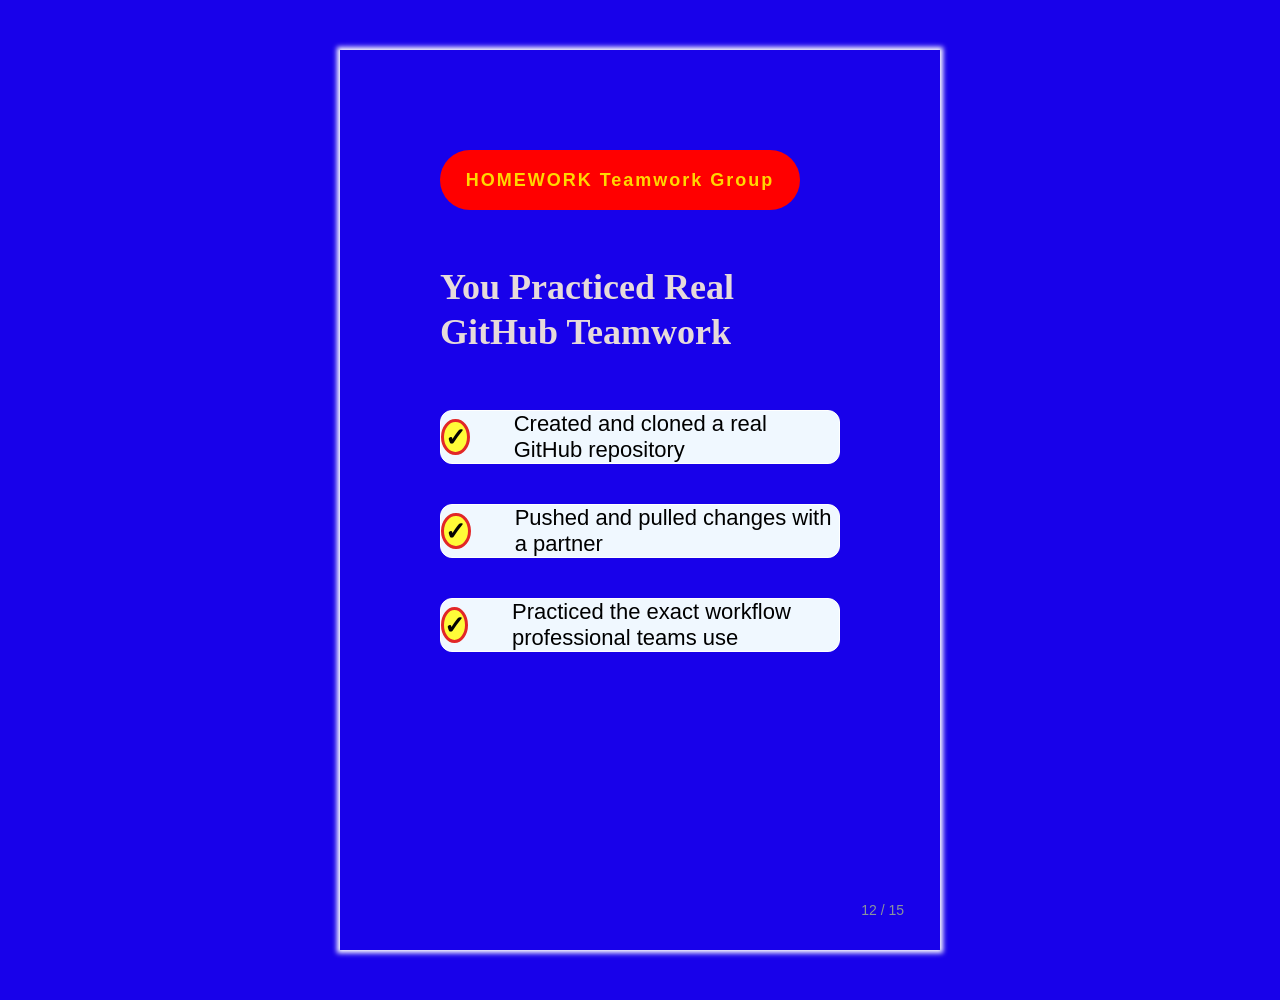
<file: index.html>
<!DOCTYPE html>
<html lang="en">
<head>
    <meta charset="UTF-8">
    <meta name="viewport" content="width=device-width, initial-scale=1.0">
    <title>GitHub Teamwork</title>

    <link rel="stylesheet" href="style.css">
</head>
<body>

    <main class="container">

        <!-- Homework Label -->
        <div class="label">
            HOMEWORK
            Teamwork
            Group
        </div>

        <!-- Main Title -->
        <h1>
            You Practiced Real<br>
            GitHub Teamwork
        </h1>

        <!-- Checklist -->
        <div class="checklist">

            <div class="item">
                <div class="check-icon">✓</div>
                <p>Created and cloned a real GitHub repository</p>
            </div>

            <div class="item">
                <div class="check-icon">✓</div>
                <p>Pushed and pulled changes with a partner</p>
            </div>

            <div class="item">
                <div class="check-icon">✓</div>
                <p>Practiced the exact workflow professional teams use</p>
            </div>

        </div>

        <!-- Next Topic -->
        <!-- <section class="next-topic">

            <span>NEXT TOPIC</span>

            <h2>
                Git Branching and Team work Workflow
            </h2>

        </section> -->

        <!-- Page Number -->
        <div class="page-number">
            12 / 15
        </div>
       
    </main>

</body>
</html>
</file>
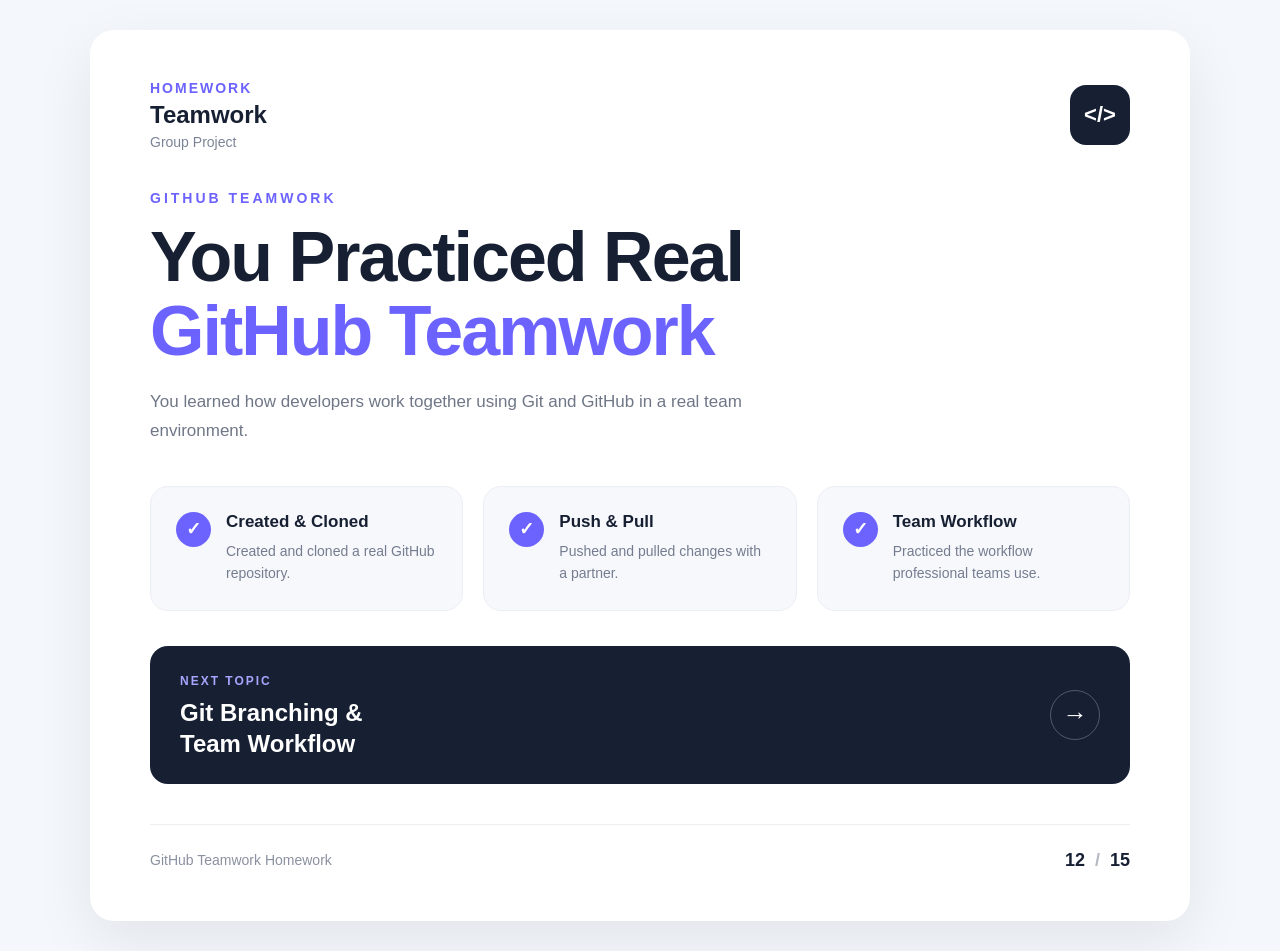
<file: about us/index.html>
<!DOCTYPE html>
<html lang="en">
<head>
    <meta charset="UTF-8">
    <meta name="viewport" content="width=device-width, initial-scale=1.0">

    <title>GitHub Teamwork</title>

    <link rel="stylesheet" href="style.css">
</head>

<body>

    <main class="container">

        <!-- Header -->
        <header class="header">
            <div class="homework">
                <span>HOMEWORK</span>
                <strong>Teamwork</strong>
                <small>Group Project</small>
            </div>

            <div class="github-icon">
                &lt;/&gt;
            </div>
        </header>


        <!-- Main Content -->
        <section class="content">

            <p class="subtitle">GITHUB TEAMWORK</p>

            <h1>
                You Practiced Real
                <br>
                <span>GitHub Teamwork</span>
            </h1>

            <p class="description">
                You learned how developers work together using Git
                and GitHub in a real team environment.
            </p>


            <!-- Checklist -->
            <div class="checklist">

                <div class="item">
                    <div class="check-icon">✓</div>

                    <div>
                        <h3>Created & Cloned</h3>
                        <p>
                            Created and cloned a real GitHub repository.
                        </p>
                    </div>
                </div>


                <div class="item">
                    <div class="check-icon">✓</div>

                    <div>
                        <h3>Push & Pull</h3>
                        <p>
                            Pushed and pulled changes with a partner.
                        </p>
                    </div>
                </div>


                <div class="item">
                    <div class="check-icon">✓</div>

                    <div>
                        <h3>Team Workflow</h3>
                        <p>
                            Practiced the workflow professional teams use.
                        </p>
                    </div>
                </div>

            </div>


            <!-- Next Topic -->
            <section class="next-topic">
                <span>NEXT TOPIC</span>

                <h2>
                    Git Branching &<br>
                    Team Workflow
                </h2>

                <div class="arrow">→</div>
            </section>

        </section>


        <!-- Footer -->
        <footer>
            <p>GitHub Teamwork Homework</p>

            <div class="page-number">
                12 <span>/</span> 15
            </div>
        </footer>

    </main>

</body>
</html>
</file>
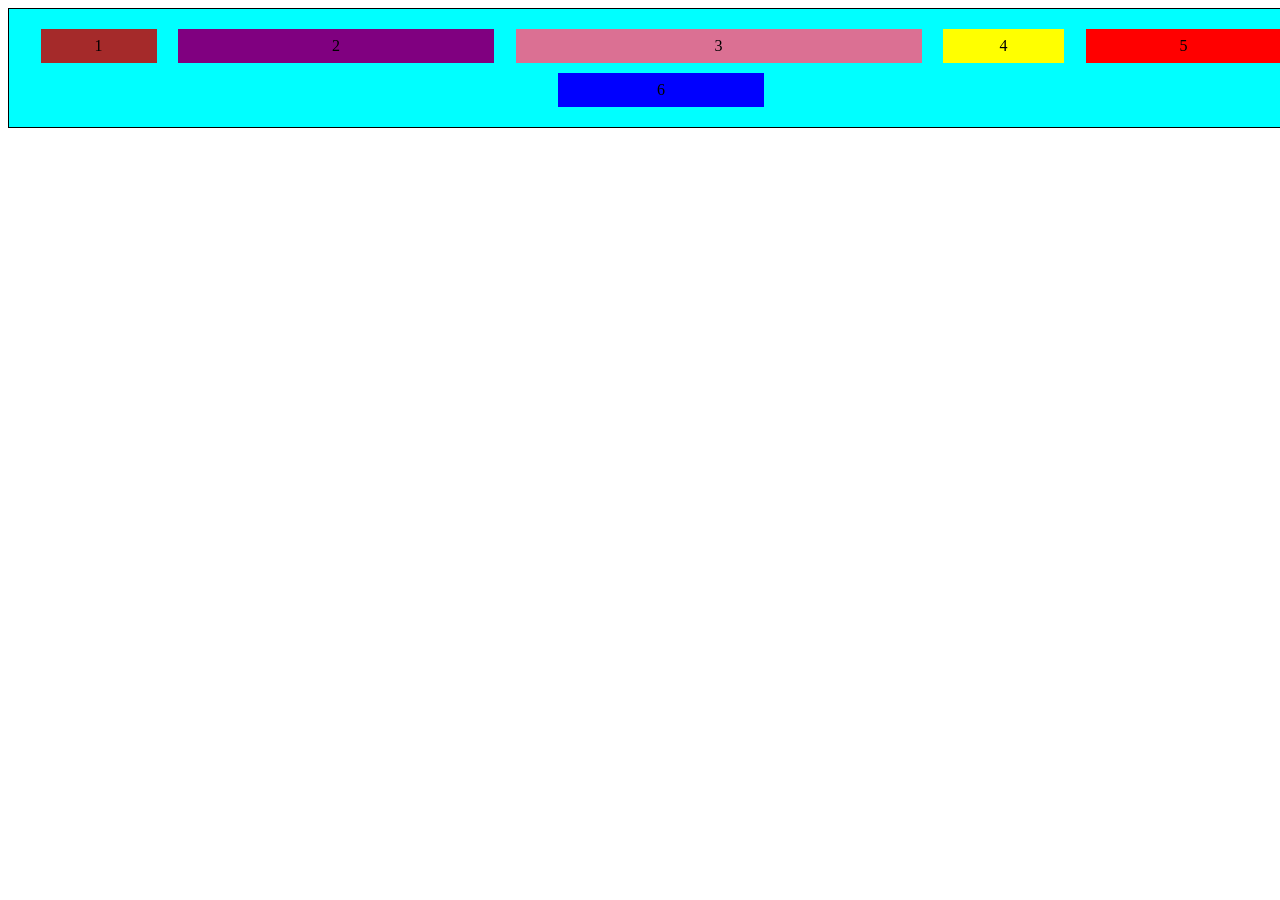
<file: about/index.html>
<!DOCTYPE html>
<html lang="en">
<head>
    <meta charset="UTF-8">
    <meta name="viewport" content="width=, initial-scale=1.0">
    <title>Flexbox</title>
    <link rel="stylesheet" href="css.css">
</head>
<body>
    <div class="container">
        <div class="column">1</div>
        <div  class="perple">2</div>
        <div class="pink">3</div>
        <div class="yellow">4</div>
        <div class="red">5</div>
        <div class="blue">6</div>
        
    </div>
</body>
</html>
</file>
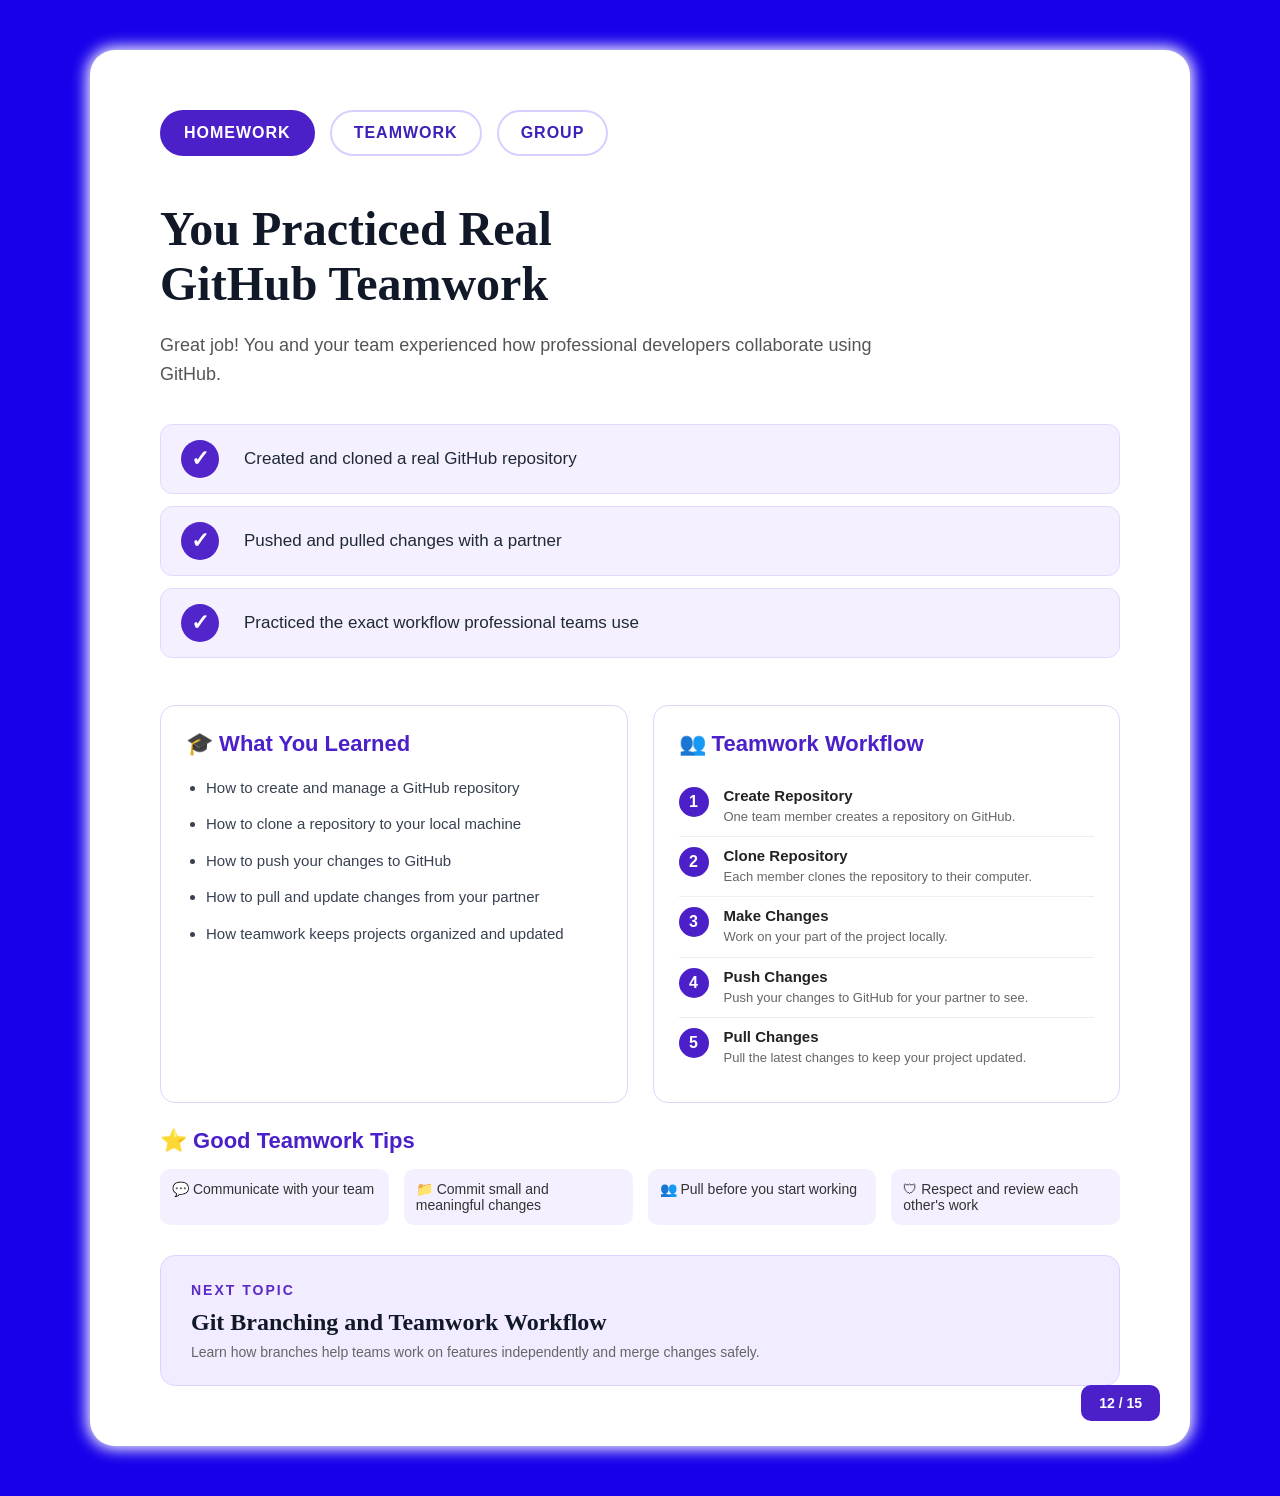
<file: Contact/index.html>
<!DOCTYPE html>
<html lang="en">
<head>
    <meta charset="UTF-8">
    <meta name="viewport" content="width=device-width, initial-scale=1.0">
    <title>GitHub Teamwork - Content</title>
    <link rel="stylesheet" href="./style.css">
</head>

<body>

    <main class="container">

        <!-- Header Labels -->
        <div class="label">
            <span>HOMEWORK</span>
            <span>TEAMWORK</span>
            <span>GROUP</span>
        </div>

        <!-- Main Title -->
        <h1>
            You Practiced Real<br>
            GitHub Teamwork
        </h1>

        <p class="intro">
            Great job! You and your team experienced how professional
            developers collaborate using GitHub.
        </p>

        <!-- Checklist -->
        <div class="checklist">

            <div class="item">
                <div class="check-icon">✓</div>
                <p>Created and cloned a real GitHub repository</p>
            </div>

            <div class="item">
                <div class="check-icon">✓</div>
                <p>Pushed and pulled changes with a partner</p>
            </div>

            <div class="item">
                <div class="check-icon">✓</div>
                <p>Practiced the exact workflow professional teams use</p>
            </div>

        </div>

        <!-- Two Content Sections -->
        <section class="content-grid">

            <!-- What You Learned -->
            <div class="content-card">

                <h2>🎓 What You Learned</h2>

                <ul>
                    <li>How to create and manage a GitHub repository</li>
                    <li>How to clone a repository to your local machine</li>
                    <li>How to push your changes to GitHub</li>
                    <li>How to pull and update changes from your partner</li>
                    <li>How teamwork keeps projects organized and updated</li>
                </ul>

            </div>

            <!-- Teamwork Workflow -->
            <div class="content-card">

                <h2>👥 Teamwork Workflow</h2>

                <div class="workflow">

                    <div class="workflow-item">
                        <span>1</span>
                        <div>
                            <h3>Create Repository</h3>
                            <p>
                                One team member creates a repository
                                on GitHub.
                            </p>
                        </div>
                    </div>

                    <div class="workflow-item">
                        <span>2</span>
                        <div>
                            <h3>Clone Repository</h3>
                            <p>
                                Each member clones the repository
                                to their computer.
                            </p>
                        </div>
                    </div>

                    <div class="workflow-item">
                        <span>3</span>
                        <div>
                            <h3>Make Changes</h3>
                            <p>
                                Work on your part of the project
                                locally.
                            </p>
                        </div>
                    </div>

                    <div class="workflow-item">
                        <span>4</span>
                        <div>
                            <h3>Push Changes</h3>
                            <p>
                                Push your changes to GitHub for
                                your partner to see.
                            </p>
                        </div>
                    </div>

                    <div class="workflow-item">
                        <span>5</span>
                        <div>
                            <h3>Pull Changes</h3>
                            <p>
                                Pull the latest changes to keep
                                your project updated.
                            </p>
                        </div>
                    </div>

                </div>

            </div>

        </section>

        <!-- Teamwork Tips -->
        <section class="tips">

            <h2>⭐ Good Teamwork Tips</h2>

            <div class="tips-list">

                <p>💬 Communicate with your team</p>

                <p>📁 Commit small and meaningful changes</p>

                <p>👥 Pull before you start working</p>

                <p>🛡 Respect and review each other's work</p>

            </div>

        </section>

        <!-- Next Topic -->
        <section class="next-topic">

            <span>NEXT TOPIC</span>

            <h2>
                Git Branching and Teamwork Workflow
            </h2>

            <p>
                Learn how branches help teams work on features
                independently and merge changes safely.
            </p>

        </section>

        <!-- Page Number -->
        <div class="page-number">
            12 / 15
        </div>

    </main>

</body>
</html>
</file>
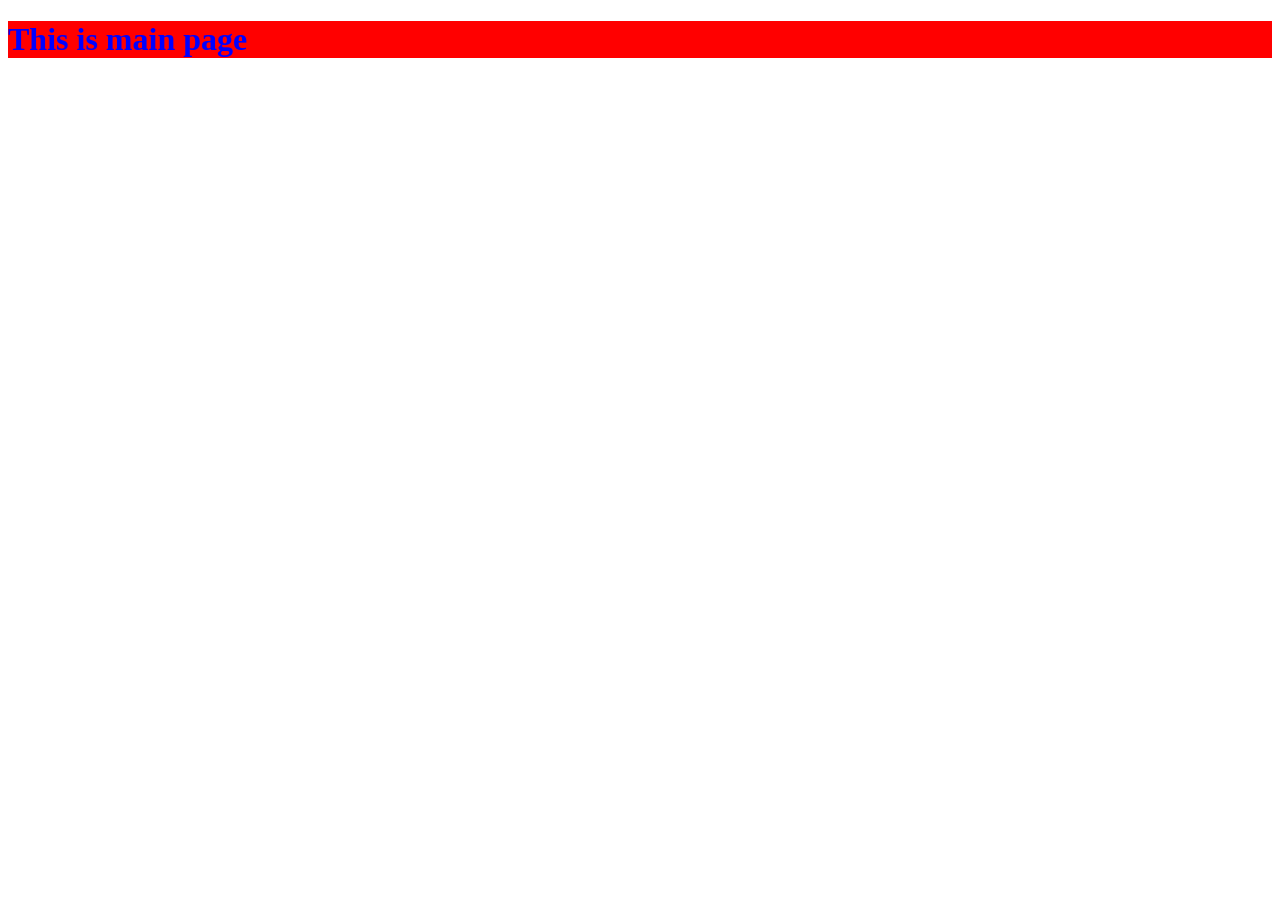
<file: main/index.html>
<!DOCTYPE html>
<html lang="en">
<head>
    <meta charset="UTF-8">
    <meta name="viewport" content="width=device-width, initial-scale=1.0">
    <title>Document</title>
    <link rel="stylesheet" href="style.css">
</head>
<body>
    <h1>This is main page</h1>
</body>
</html>
</file>
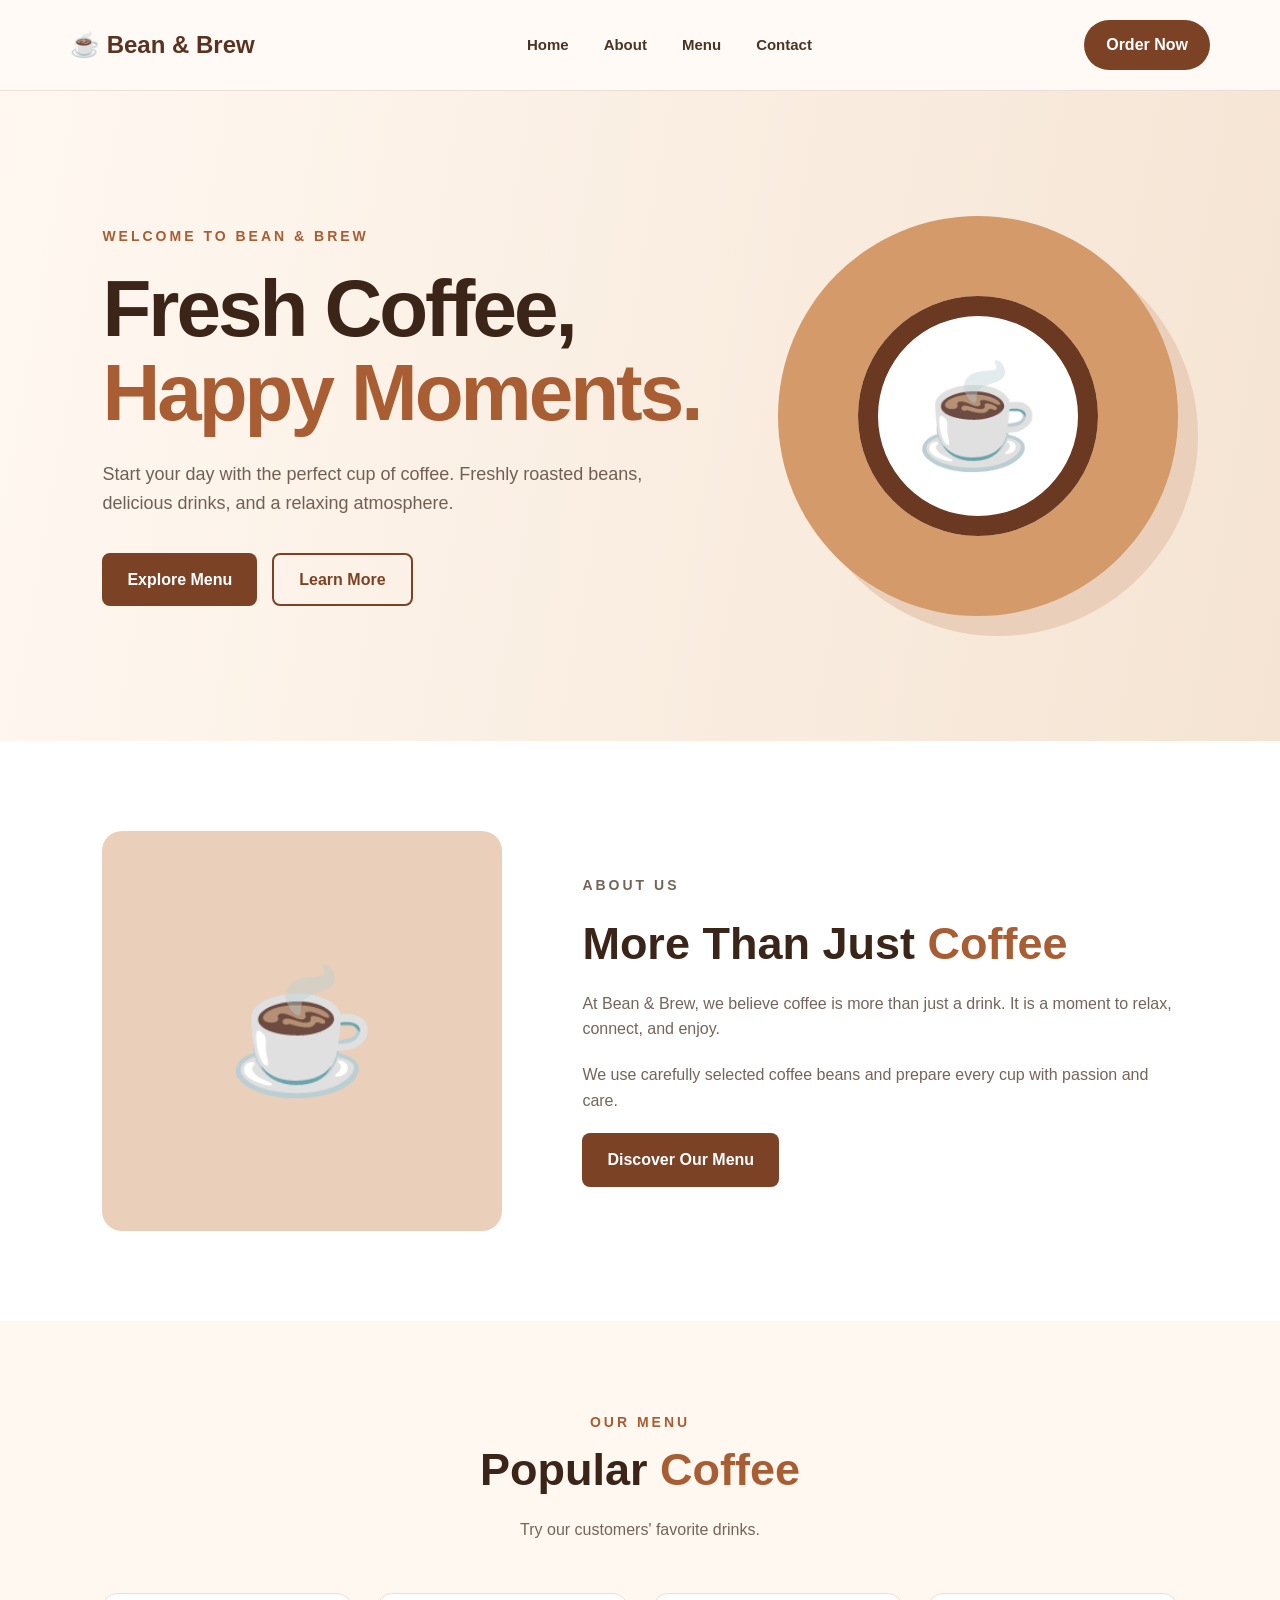
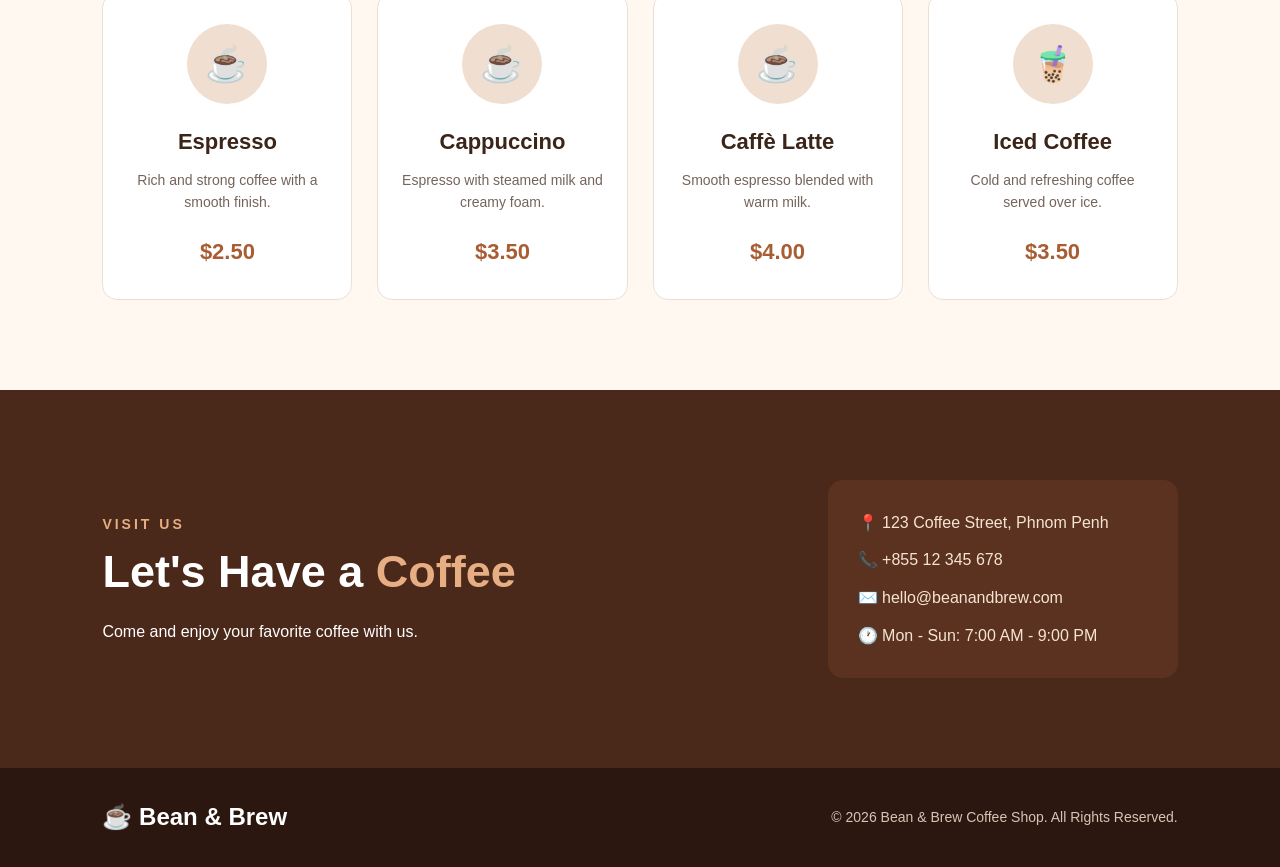
<file: page/index.html>
<!DOCTYPE html>
<html lang="en">

<head>
    <meta charset="UTF-8">
    <meta name="viewport" content="width=device-width, initial-scale=1.0">

    <title>Bean & Brew Coffee Shop</title>

    <link rel="stylesheet" href="style.css">
</head>

<body>

    <!-- Navigation -->
    <header>
        <nav class="navbar">

            <div class="logo">
                ☕ Bean & Brew
            </div>

            <ul class="nav-links">
                <li><a href="#home">Home</a></li>
                <li><a href="#about">About</a></li>
                <li><a href="#menu">Menu</a></li>
                <li><a href="#contact">Contact</a></li>
            </ul>

            <a href="#menu" class="nav-button">
                Order Now
            </a>

        </nav>
    </header>


    <!-- Hero Section -->
    <section class="hero" id="home">

        <div class="hero-content">

            <p class="small-title">
                WELCOME TO BEAN & BREW
            </p>

            <h1>
                Fresh Coffee,
                <br>
                <span>Happy Moments.</span>
            </h1>

            <p class="hero-text">
                Start your day with the perfect cup of coffee.
                Freshly roasted beans, delicious drinks, and a
                relaxing atmosphere.
            </p>

            <div class="hero-buttons">
                <a href="#menu" class="primary-button">
                    Explore Menu
                </a>

                <a href="#about" class="secondary-button">
                    Learn More
                </a>
            </div>

        </div>

        <div class="hero-image">
            <div class="coffee-cup">
                ☕
            </div>
        </div>

    </section>


    <!-- About Section -->
    <section class="about" id="about">

        <div class="about-image">
            ☕
        </div>

        <div class="about-content">

            <p class="section-title">
                ABOUT US
            </p>

            <h2>
                More Than Just
                <span>Coffee</span>
            </h2>

            <p>
                At Bean & Brew, we believe coffee is more than
                just a drink. It is a moment to relax, connect,
                and enjoy.
            </p>

            <p>
                We use carefully selected coffee beans and
                prepare every cup with passion and care.
            </p>

            <a href="#menu" class="primary-button">
                Discover Our Menu
            </a>

        </div>

    </section>


    <!-- Menu Section -->
    <section class="menu" id="menu">

        <div class="section-heading">

            <p class="section-title">
                OUR MENU
            </p>

            <h2>
                Popular <span>Coffee</span>
            </h2>

            <p>
                Try our customers' favorite drinks.
            </p>

        </div>


        <div class="menu-container">

            <!-- Coffee 1 -->
            <div class="menu-card">

                <div class="coffee-icon">
                    ☕
                </div>

                <h3>
                    Espresso
                </h3>

                <p>
                    Rich and strong coffee with a smooth finish.
                </p>

                <div class="price">
                    $2.50
                </div>

            </div>


            <!-- Coffee 2 -->
            <div class="menu-card">

                <div class="coffee-icon">
                    ☕
                </div>

                <h3>
                    Cappuccino
                </h3>

                <p>
                    Espresso with steamed milk and creamy foam.
                </p>

                <div class="price">
                    $3.50
                </div>

            </div>


            <!-- Coffee 3 -->
            <div class="menu-card">

                <div class="coffee-icon">
                    ☕
                </div>

                <h3>
                    Caffè Latte
                </h3>

                <p>
                    Smooth espresso blended with warm milk.
                </p>

                <div class="price">
                    $4.00
                </div>

            </div>


            <!-- Coffee 4 -->
            <div class="menu-card">

                <div class="coffee-icon">
                    🧋
                </div>

                <h3>
                    Iced Coffee
                </h3>

                <p>
                    Cold and refreshing coffee served over ice.
                </p>

                <div class="price">
                    $3.50
                </div>

            </div>

        </div>

    </section>


    <!-- Contact Section -->
    <section class="contact" id="contact">

        <div>

            <p class="section-title">
                VISIT US
            </p>

            <h2>
                Let's Have a
                <span>Coffee</span>
            </h2>

            <p>
                Come and enjoy your favorite coffee with us.
            </p>

        </div>

        <div class="contact-info">

            <p>📍 123 Coffee Street, Phnom Penh</p>

            <p>📞 +855 12 345 678</p>

            <p>✉️ hello@beanandbrew.com</p>

            <p>🕐 Mon - Sun: 7:00 AM - 9:00 PM</p>

        </div>

    </section>


    <!-- Footer -->
    <footer>

        <div class="logo">
            ☕ Bean & Brew
        </div>

        <p>
            © 2026 Bean & Brew Coffee Shop. All Rights Reserved.
        </p>

    </footer>

</body>

</html>
</file>
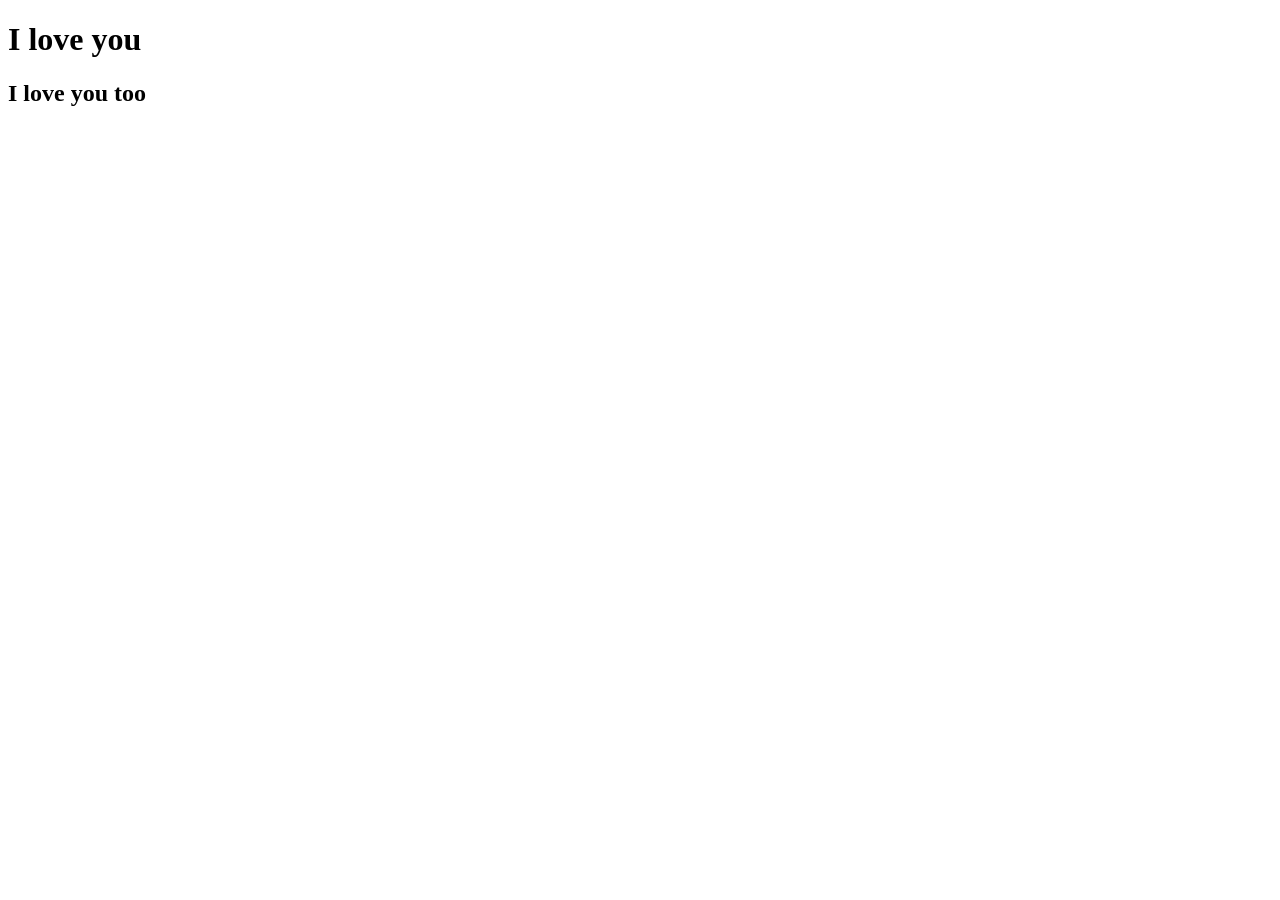
<file: Page1/index.html>
<!DOCTYPE html>
<html lang="en">
<head>
    <meta charset="UTF-8">
    <meta name="viewport" content="width=device-width, initial-scale=1.0">
    <title>Document</title>
</head>
<body>
    <h1>I love you </h1>
    <h2>I love you too</h2>

</body>
</html>
</file>
<file: style.css>
* {
    margin: 0;
    padding: 0;
    box-sizing: border-box;
}

body {
    font-family: Arial, sans-serif;
    background: #1801ea;
    color: rgb(230, 218, 218);
}

.container {
    min-height: 100vh;
    padding: 66px 72px;
    position: relative;
    overflow: hidden;
    display: flex;
    flex-direction: column;
    box-shadow: 0px 0px 5px 3px white;
    width: 600px;
    height: 200px;
    padding: 100px;
    margin: 50px auto;
}

/* Homework Label */

.label {
    width: 360px;
    height: 60px;

    background:red;
    border-radius: 40px;

    display: flex;
    align-items: center;
    justify-content: center;

    color:gold;
    font-size: 18px;
    font-weight: bold;
    letter-spacing: 2px;
}

/* Main Title */

h1 {
    margin-top: 55px;

    font-family: Georgia, serif;
    font-size: 36px;
    line-height: 1.25;
    font-weight: bold;
}

/* Checklist */

.checklist {
    margin-top: 55px;
    
}

.item {
    display: flex;
    align-items: center;
    border-radius: 12px;
    gap: 44px;
    border: 1px solid white;
    width: 100%;
    background-color: aliceblue;
    margin-bottom: 40px;
}

.check-icon {
    width: 36px;
    height: 36px;

    border: 3px solid #e22727;
    border-radius: 50%;
    background-color: #fffc38;
    color: #050404;

    display: flex;
    align-items: center;
    justify-content: center;

    font-size: 25px;
    font-weight: bold;
}

.item p {
    color: black;
    font-size: 22px;
}

/* Next Topic */

/* .next-topic {
    position: absolute;

    left: 0;
    right: 72px;
    bottom: 156px;

    background: #1b1f22;

    padding: 35px 36px 24px 108px;

    border-radius: 0 10px 10px 0;
} */

/* .next-topic span {
    color: #ff5138;

    font-size: 17px;
    font-weight: bold;

    letter-spacing: 3px;
} */

/* .next-topic h2 {
    margin-top: 20px;

    font-family: Georgia, serif;

    font-size: 30px;
    color: white;
} */

/* Page Number */

.page-number {
    position: absolute;

    right: 36px;
    bottom: 32px;

    color: #89939d;

    font-size: 14px;
}
</file>
<file: about us/style.css>
/* =========================
   RESET
========================= */

* {
    margin: 0;
    padding: 0;
    box-sizing: border-box;
}


/* =========================
   BODY
========================= */

body {
    min-height: 100vh;

    font-family: Arial, Helvetica, sans-serif;

    background: #f4f7fb;
    color: #172033;

    display: flex;
    justify-content: center;
    align-items: center;

    padding: 30px;
}


/* =========================
   MAIN CONTAINER
========================= */

.container {
    width: 100%;
    max-width: 1100px;
    min-height: 700px;

    background: #ffffff;

    border-radius: 24px;

    padding: 50px 60px;

    box-shadow: 0 20px 60px rgba(0, 0, 0, 0.08);

    display: flex;
    flex-direction: column;
    justify-content: space-between;
}


/* =========================
   HEADER
========================= */

.header {
    display: flex;
    justify-content: space-between;
    align-items: center;
}

.homework {
    display: flex;
    flex-direction: column;
    gap: 5px;
}

.homework span {
    color: #6c63ff;

    font-size: 14px;

    font-weight: 800;

    letter-spacing: 2px;
}

.homework strong {
    font-size: 24px;
}

.homework small {
    color: #7b8496;

    font-size: 14px;
}


/* GitHub Icon */

.github-icon {
    width: 60px;
    height: 60px;

    background: #172033;

    color: white;

    border-radius: 16px;

    display: flex;
    justify-content: center;
    align-items: center;

    font-size: 22px;

    font-weight: bold;
}


/* =========================
   CONTENT
========================= */

.content {
    margin-top: 40px;
}

.subtitle {
    color: #6c63ff;

    font-size: 14px;

    font-weight: 800;

    letter-spacing: 3px;

    margin-bottom: 15px;
}

h1 {
    font-size: clamp(40px, 6vw, 70px);

    line-height: 1.05;

    letter-spacing: -2px;

    margin-bottom: 20px;
}

h1 span {
    color: #6c63ff;
}

.description {
    max-width: 650px;

    color: #6f7787;

    font-size: 17px;

    line-height: 1.7;

    margin-bottom: 40px;
}


/* =========================
   CHECKLIST
========================= */

.checklist {
    display: grid;

    grid-template-columns: repeat(3, 1fr);

    gap: 20px;
}

.item {
    padding: 25px;

    background: #f7f8fc;

    border: 1px solid #eceef5;

    border-radius: 18px;

    display: flex;

    gap: 15px;

    transition: 0.3s ease;
}

.item:hover {
    transform: translateY(-5px);

    box-shadow: 0 12px 30px rgba(0, 0, 0, 0.08);
}

.check-icon {
    flex-shrink: 0;

    width: 35px;
    height: 35px;

    background: #6c63ff;

    color: white;

    border-radius: 50%;

    display: flex;
    justify-content: center;
    align-items: center;

    font-size: 18px;

    font-weight: bold;
}

.item h3 {
    font-size: 17px;

    margin-bottom: 8px;
}

.item p {
    color: #747d8f;

    font-size: 14px;

    line-height: 1.6;
}


/* =========================
   NEXT TOPIC
========================= */

.next-topic {
    margin-top: 35px;

    padding: 25px 30px;

    background: #172033;

    color: white;

    border-radius: 18px;

    position: relative;

    overflow: hidden;
}

.next-topic span {
    color: #a9a4ff;

    font-size: 12px;

    font-weight: bold;

    letter-spacing: 2px;
}

.next-topic h2 {
    font-size: 24px;

    line-height: 1.3;

    margin-top: 8px;
}

.arrow {
    position: absolute;

    right: 30px;
    top: 50%;

    transform: translateY(-50%);

    width: 50px;
    height: 50px;

    border: 1px solid #ffffff40;

    border-radius: 50%;

    display: flex;
    justify-content: center;
    align-items: center;

    font-size: 25px;
}


/* =========================
   FOOTER
========================= */

footer {
    margin-top: 40px;

    padding-top: 25px;

    border-top: 1px solid #eeeeee;

    display: flex;

    justify-content: space-between;

    align-items: center;
}

footer p {
    color: #8a91a0;

    font-size: 14px;
}

.page-number {
    font-size: 18px;

    font-weight: bold;
}

.page-number span {
    color: #b3b8c3;

    margin: 0 5px;
}


/* =========================
   TABLET
========================= */

@media (max-width: 850px) {

    .container {
        padding: 40px;
    }

    .checklist {
        grid-template-columns: 1fr;
    }

    .item {
        align-items: center;
    }
}


/* =========================
   MOBILE
========================= */

@media (max-width: 600px) {

    body {
        padding: 15px;
    }

    .container {
        padding: 30px 25px;

        min-height: auto;

        border-radius: 18px;
    }

    .github-icon {
        width: 45px;
        height: 45px;

        font-size: 17px;
    }

    h1 {
        font-size: 42px;

        letter-spacing: -1px;
    }

    .description {
        font-size: 15px;
    }

    .next-topic {
        padding: 22px;
    }

    .next-topic h2 {
        font-size: 20px;
    }

    .arrow {
        width: 40px;
        height: 40px;

        right: 20px;
    }

    footer {
        flex-direction: column;

        align-items: flex-start;

        gap: 15px;
    }
}
</file>
<file: about/css.css>
.container{
    display: flex;
    
    flex-wrap: wrap;
    border: 1px solid black;
    background-color: aqua;
    padding: 20px;
    width: 100%;
    gap: 10px;
    justify-content: space-evenly;
    align-self: flex-start;
    align-self: flex-end;
    
}


.column{
    width: 100px;
    display: flex;
    
    border: 1px;
    justify-content: center;
    padding: 8px;
    background-color: brown;
    
}

.perple{
    width: 300px;
    display: flex;
    
    border: 1px;
    justify-content: center;
    padding: 8px;
    background-color: purple;
}

.pink{
    width: 390px;
    display: flex;
    justify-content: center;
    
    border: 1px;
    padding: 8px;
    background-color: palevioletred;
}

.yellow{
    width: 105px;
    display: flex;
    justify-content: center;
    
    border: 1px;
    padding: 8px;
    background-color: yellow;
}

.red{
    width: 180px;
    display: flex;
    justify-content: center;
  
    border: 1px;
    padding: 8px;
    background-color: red;
}

.blue{
    width: 190px;
    display: flex;
    justify-content: center;
    
    border: 1px;
    padding: 8px;
    background-color: blue;
}
</file>
<file: Contact/style.css>
/* Reset */
* {
    margin: 0;
    padding: 0;
    box-sizing: border-box;
}

/* Body */
body {
    font-family: Arial, sans-serif;
    background: #1801ea;
    color: white;
}

/* Main Container */
.container {
    width: 1100px;
    min-height: 100vh;
    margin: 50px auto;
    padding: 60px 70px;

    position: relative;
    overflow: hidden;

    display: flex;
    flex-direction: column;

    background: white;
    color: #111827;

    border-radius: 25px;
    box-shadow: 0 0 15px 3px white;
}

/* Homework Label */
.label {
    display: flex;
    gap: 15px;
    align-items: center;
}

.label span {
    padding: 12px 22px;

    border: 2px solid #d8cfff;
    border-radius: 30px;

    color: #3f20b8;
    background: white;

    font-size: 16px;
    font-weight: bold;
    letter-spacing: 1px;
}

.label span:first-child {
    background: #4b20c9;
    color: white;
    border-color: #4b20c9;
}

/* Main Title */
h1 {
    margin-top: 45px;

    color: #111827;

    font-family: Georgia, serif;
    font-size: 48px;
    line-height: 1.15;
    font-weight: bold;
}

/* Introduction */
.intro {
    margin-top: 20px;

    max-width: 750px;

    color: #555;
    font-size: 18px;
    line-height: 1.6;
}

/* Checklist */
.checklist {
    margin-top: 35px;
}

.item {
    width: 100%;

    display: flex;
    align-items: center;

    gap: 25px;

    padding: 15px 20px;
    margin-bottom: 12px;

    border: 1px solid #e2d9ff;
    border-radius: 12px;

    background: #f5f0ff;
}

.check-icon {
    width: 38px;
    height: 38px;

    flex-shrink: 0;

    border-radius: 50%;

    background: #5125c9;
    color: white;

    display: flex;
    align-items: center;
    justify-content: center;

    font-size: 22px;
    font-weight: bold;
}

.item p {
    color: #1f2937;
    font-size: 17px;
    font-weight: 500;
}

/* Content Grid */
.content-grid {
    display: flex;
    gap: 25px;

    margin-top: 35px;
}

/* Content Cards */
.content-card {
    flex: 1;

    padding: 25px;

    border: 1px solid #ddd5f7;
    border-radius: 15px;

    background: white;
}

.content-card h2 {
    margin-bottom: 20px;

    color: #4b20c9;
    font-size: 22px;
}

/* Learned List */
.content-card ul {
    padding-left: 20px;
}

.content-card li {
    margin-bottom: 14px;

    color: #374151;
    font-size: 15px;
    line-height: 1.5;
}

/* Workflow */
.workflow {
    display: flex;
    flex-direction: column;
}

.workflow-item {
    display: flex;
    align-items: flex-start;

    gap: 15px;

    padding: 10px 0;

    border-bottom: 1px solid #eee;
}

.workflow-item:last-child {
    border-bottom: none;
}

.workflow-item > span {
    width: 30px;
    height: 30px;

    flex-shrink: 0;

    display: flex;
    align-items: center;
    justify-content: center;

    border-radius: 50%;

    background: #4b20c9;
    color: white;

    font-weight: bold;
}

.workflow-item h3 {
    margin-bottom: 4px;

    color: #222;
    font-size: 15px;
}

.workflow-item p {
    color: #666;
    font-size: 13px;
    line-height: 1.4;
}

/* Teamwork Tips */
.tips {
    margin-top: 25px;
}

.tips h2 {
    margin-bottom: 15px;

    color: #4b20c9;
    font-size: 22px;
}

.tips-list {
    display: flex;
    gap: 15px;
}

.tips-list p {
    flex: 1;

    padding: 12px;

    border-radius: 10px;

    background: #f5f0ff;

    color: #333;
    font-size: 14px;
}

/* Next Topic */
.next-topic {
    margin-top: 30px;

    padding: 25px 30px;

    border-radius: 15px;

    background: #f1ecff;
    border: 1px solid #ddd2ff;
}

.next-topic span {
    color: #5b2ac7;

    font-size: 14px;
    font-weight: bold;

    letter-spacing: 2px;
}

.next-topic h2 {
    margin-top: 10px;

    color: #111827;

    font-family: Georgia, serif;
    font-size: 24px;
}

.next-topic p {
    margin-top: 8px;

    color: #666;
    font-size: 14px;
}

/* Page Number */
.page-number {
    position: absolute;

    right: 30px;
    bottom: 25px;

    padding: 10px 18px;

    border-radius: 10px;

    background: #4b20c9;
    color: white;

    font-size: 14px;
    font-weight: bold;
}


/* Responsive */
@media (max-width: 1150px) {

    .container {
        width: 95%;
        padding: 45px;
    }

}

@media (max-width: 800px) {

    .content-grid {
        flex-direction: column;
    }

    .tips-list {
        flex-direction: column;
    }

    h1 {
        font-size: 38px;
    }

}

@media (max-width: 500px) {

    .container {
        width: 100%;
        margin: 0;
        padding: 30px 20px;

        border-radius: 0;
    }

    .label {
        flex-wrap: wrap;
    }

    h1 {
        font-size: 32px;
    }

    .item p {
        font-size: 14px;
    }

}
</file>
<file: main/style.css>
h1{
    background-color: red;
    color: blue;
}
</file>
<file: page/style.css>
* {
    margin: 0;
    padding: 0;
    box-sizing: border-box;
}

html {
    scroll-behavior: smooth;
}

body {
    font-family: Arial, Helvetica, sans-serif;

    background: #fffaf5;

    color: #3b2418;

    line-height: 1.6;
}


/* =========================
   GENERAL
========================= */

a {
    text-decoration: none;
}

section {
    padding: 90px 8%;
}

.section-title {
    color: #a85d32;

    font-size: 14px;

    font-weight: bold;

    letter-spacing: 3px;

    margin-bottom: 10px;
}

h2 {
    font-size: 45px;

    line-height: 1.2;

    margin-bottom: 20px;
}

h2 span {
    color: #a85d32;
}


/* =========================
   NAVBAR
========================= */

header {
    background: #fffaf5;

    position: sticky;

    top: 0;

    z-index: 1000;

    border-bottom: 1px solid #eadfd7;
}

.navbar {
    max-width: 1200px;

    margin: auto;

    padding: 20px 30px;

    display: flex;

    align-items: center;

    justify-content: space-between;
}

.logo {
    color: #5b321f;

    font-size: 24px;

    font-weight: bold;
}

.nav-links {
    list-style: none;

    display: flex;

    gap: 35px;
}

.nav-links a {
    color: #4b3327;

    font-size: 15px;

    font-weight: 600;

    transition: 0.3s;
}

.nav-links a:hover {
    color: #a85d32;
}

.nav-button {
    background: #7b4226;

    color: white;

    padding: 12px 22px;

    border-radius: 25px;

    font-weight: bold;

    transition: 0.3s;
}

.nav-button:hover {
    background: #542b1a;
}


/* =========================
   HERO
========================= */

.hero {
    min-height: 650px;

    display: flex;

    align-items: center;

    justify-content: space-between;

    gap: 50px;

    background:
        linear-gradient(
            100deg,
            #fff8f1,
            #f5e4d3
        );
}

.hero-content {
    max-width: 600px;
}

.small-title {
    color: #a85d32;

    font-size: 14px;

    font-weight: bold;

    letter-spacing: 3px;

    margin-bottom: 20px;
}

.hero h1 {
    font-size: clamp(50px, 7vw, 80px);

    line-height: 1.05;

    letter-spacing: -3px;

    margin-bottom: 25px;
}

.hero h1 span {
    color: #a85d32;
}

.hero-text {
    color: #725f54;

    font-size: 18px;

    max-width: 550px;

    margin-bottom: 35px;
}

.hero-buttons {
    display: flex;

    gap: 15px;

    flex-wrap: wrap;
}

.primary-button {
    display: inline-block;

    background: #7b4226;

    color: white;

    padding: 14px 25px;

    border-radius: 8px;

    font-weight: bold;

    transition: 0.3s;
}

.primary-button:hover {
    background: #542b1a;

    transform: translateY(-2px);
}

.secondary-button {
    display: inline-block;

    border: 2px solid #7b4226;

    color: #7b4226;

    padding: 12px 25px;

    border-radius: 8px;

    font-weight: bold;
}

.secondary-button:hover {
    background: #7b4226;

    color: white;
}


/* Coffee Cup */

.hero-image {
    width: 400px;
    height: 400px;

    background: #d49a6a;

    border-radius: 50%;

    display: flex;

    align-items: center;

    justify-content: center;

    box-shadow:
        20px 20px 0 #ead0ba;
}

.coffee-cup {
    width: 240px;
    height: 240px;

    background: #fff;

    border-radius: 50%;

    display: flex;

    align-items: center;

    justify-content: center;

    font-size: 100px;

    box-shadow:
        inset 0 0 0 20px #6b3822;
}


/* =========================
   ABOUT
========================= */

.about {
    background: white;

    display: flex;

    align-items: center;

    gap: 80px;
}

.about-image {
    min-width: 400px;

    height: 400px;

    border-radius: 20px;

    background: #ead0ba;

    display: flex;

    align-items: center;

    justify-content: center;

    font-size: 120px;
}

.about-content {
    max-width: 600px;
}

.about-content p {
    color: #75645b;

    margin-bottom: 20px;
}


/* =========================
   MENU
========================= */

.menu {
    background: #fff8f1;
}

.section-heading {
    text-align: center;

    margin-bottom: 50px;
}

.section-heading > p:last-child {
    color: #75645b;
}

.menu-container {
    max-width: 1100px;

    margin: auto;

    display: grid;

    grid-template-columns:
        repeat(4, 1fr);

    gap: 25px;
}

.menu-card {
    background: white;

    padding: 30px 20px;

    text-align: center;

    border-radius: 15px;

    border: 1px solid #eadfd7;

    transition: 0.3s;
}

.menu-card:hover {
    transform: translateY(-8px);

    box-shadow:
        0 15px 35px rgba(80, 45, 25, 0.12);
}

.coffee-icon {
    width: 80px;
    height: 80px;

    margin: 0 auto 20px;

    background: #f0dfd0;

    border-radius: 50%;

    display: flex;

    align-items: center;

    justify-content: center;

    font-size: 35px;
}

.menu-card h3 {
    font-size: 22px;

    margin-bottom: 10px;
}

.menu-card p {
    color: #75645b;

    font-size: 14px;

    margin-bottom: 20px;
}

.price {
    color: #a85d32;

    font-size: 22px;

    font-weight: bold;
}


/* =========================
   CONTACT
========================= */

.contact {
    background: #4a281a;

    color: white;

    display: flex;

    justify-content: space-between;

    align-items: center;

    gap: 50px;
}

.contact .section-title {
    color: #e7ae83;
}

.contact h2 span {
    color: #e7ae83;
}

.contact > div:first-child {
    max-width: 500px;
}

.contact-info {
    background: #5b321f;

    padding: 30px;

    border-radius: 15px;

    min-width: 350px;
}

.contact-info p {
    margin-bottom: 12px;

    color: #f5e4d3;
}

.contact-info p:last-child {
    margin-bottom: 0;
}


/* =========================
   FOOTER
========================= */

footer {
    padding: 30px 8%;

    background: #2c1710;

    color: #d8c3b5;

    display: flex;

    justify-content: space-between;

    align-items: center;
}

footer .logo {
    color: white;
}

footer p {
    font-size: 14px;
}


/* =========================
   TABLET
========================= */

@media (max-width: 900px) {

    .nav-links {
        gap: 15px;
    }

    .hero {
        flex-direction: column;

        text-align: center;

        padding-top: 70px;
    }

    .hero-text {
        margin-left: auto;

        margin-right: auto;
    }

    .hero-buttons {
        justify-content: center;
    }

    .menu-container {
        grid-template-columns:
            repeat(2, 1fr);
    }

    .about {
        flex-direction: column;
    }

    .contact {
        flex-direction: column;

        align-items: flex-start;
    }
}


/* =========================
   MOBILE
========================= */

@media (max-width: 600px) {

    section {
        padding: 60px 6%;
    }

    .navbar {
        padding: 15px 20px;
    }

    .nav-links {
        display: none;
    }

    .nav-button {
        padding: 10px 15px;

        font-size: 13px;
    }

    .logo {
        font-size: 20px;
    }

    .hero {
        min-height: auto;
    }

    .hero h1 {
        font-size: 48px;
    }

    .hero-image {
        width: 280px;
        height: 280px;
    }

    .coffee-cup {
        width: 170px;
        height: 170px;

        font-size: 70px;

        box-shadow:
            inset 0 0 0 15px #6b3822;
    }

    h2 {
        font-size: 35px;
    }

    .about-image {
        min-width: 100%;

        height: 280px;
    }

    .menu-container {
        grid-template-columns: 1fr;
    }

    .contact-info {
        min-width: 100%;
    }

    footer {
        flex-direction: column;

        gap: 15px;

        text-align: center;
    }
}
</file>
